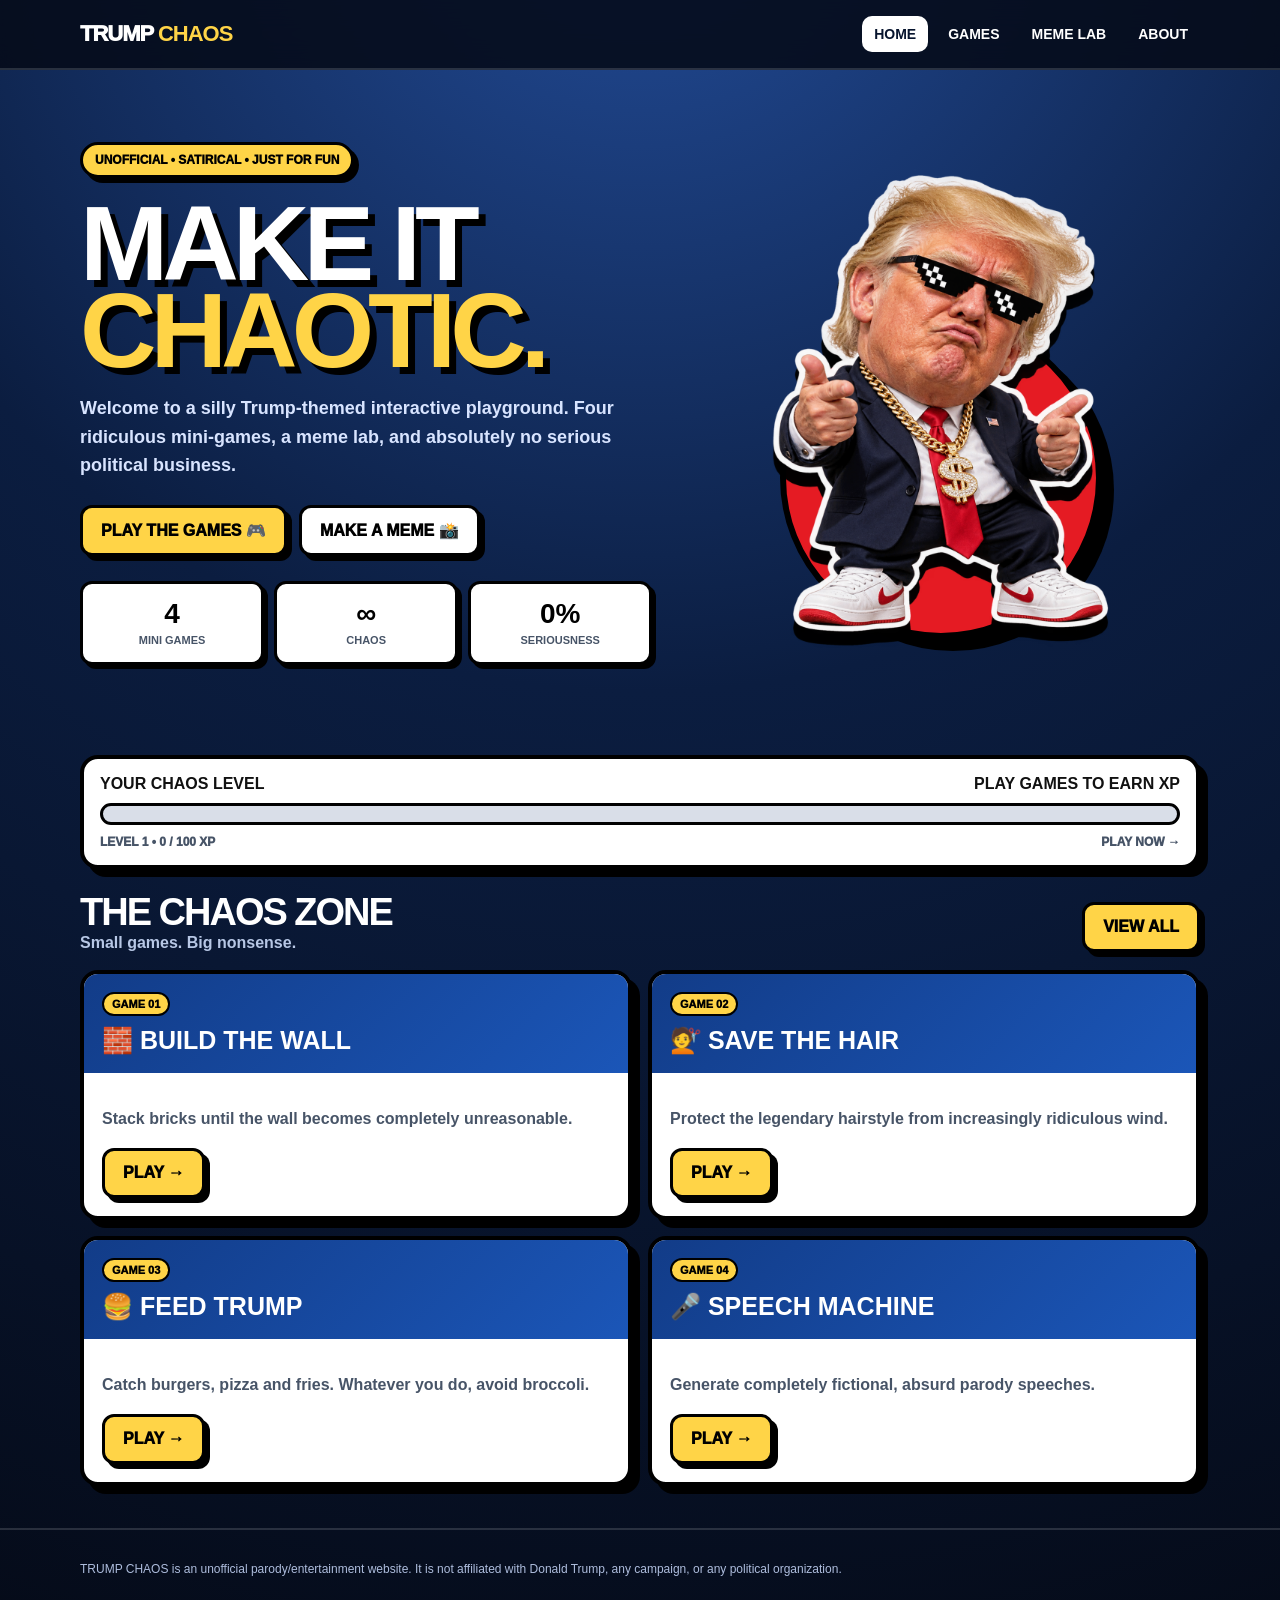
<file: index.html>
<!doctype html><html lang="en"><head><meta charset="utf-8"><meta name="viewport" content="width=device-width,initial-scale=1"><title>Trump Chaos — Interactive Parody</title><link rel="stylesheet" href="style.css"></head><body>
<nav class="nav"><div class="container navin"><a class="brand" href="index.html">TRUMP <b>CHAOS</b></a><button class="menu" type="button">MENU</button><div class="links"><a class="active" href="index.html">HOME</a><a href="games.html">GAMES</a><a href="meme.html">MEME LAB</a><a href="about.html">ABOUT</a></div></div></nav>
<main>
<section class="container hero"><div><span class="eyebrow">UNOFFICIAL • SATIRICAL • JUST FOR FUN</span><h1>MAKE IT<br><span>CHAOTIC.</span></h1><p>Welcome to a silly Trump-themed interactive playground. Four ridiculous mini-games, a meme lab, and absolutely no serious political business.</p><div class="actions"><a class="btn" href="games.html">PLAY THE GAMES 🎮</a><a class="btn white" href="meme.html">MAKE A MEME 📸</a></div><div class="statrow"><div class="stat"><strong>4</strong><span>MINI GAMES</span></div><div class="stat"><strong>∞</strong><span>CHAOS</span></div><div class="stat"><strong>0%</strong><span>SERIOUSNESS</span></div></div></div><div class="hero-art"><img src="assets/trump.png" alt="Humorous caricature of Donald Trump"></div></section>
<section class="container section"><div class="xpbar"><div class="xp-top"><strong>YOUR CHAOS LEVEL</strong><strong>PLAY GAMES TO EARN XP</strong></div><div class="xp-track"><div id="homeXpFill"></div></div><div class="xp-bottom"><span id="homeRank">NOVICE CHAOS</span><a href="games.html">PLAY NOW →</a></div></div><div class="section-head"><div><h2>THE CHAOS ZONE</h2><div class="sub">Small games. Big nonsense.</div></div><a class="btn" href="games.html">VIEW ALL</a></div><div class="grid">
<article class="card"><div class="cardtop"><span class="tag">GAME 01</span><h3>🧱 BUILD THE WALL</h3></div><div class="cardbody"><p>Stack bricks until the wall becomes completely unreasonable.</p><a class="btn" href="games.html#wall">PLAY →</a></div></article>
<article class="card"><div class="cardtop"><span class="tag">GAME 02</span><h3>💇 SAVE THE HAIR</h3></div><div class="cardbody"><p>Protect the legendary hairstyle from increasingly ridiculous wind.</p><a class="btn" href="games.html#hair">PLAY →</a></div></article>
<article class="card"><div class="cardtop"><span class="tag">GAME 03</span><h3>🍔 FEED TRUMP</h3></div><div class="cardbody"><p>Catch burgers, pizza and fries. Whatever you do, avoid broccoli.</p><a class="btn" href="games.html#feed">PLAY →</a></div></article>
<article class="card"><div class="cardtop"><span class="tag">GAME 04</span><h3>🎤 SPEECH MACHINE</h3></div><div class="cardbody"><p>Generate completely fictional, absurd parody speeches.</p><a class="btn" href="games.html#speech">PLAY →</a></div></article>
</div></section>
</main><footer class="footer"><div class="container">TRUMP CHAOS is an unofficial parody/entertainment website. It is not affiliated with Donald Trump, any campaign, or any political organization.</div></footer><script src="app.js"></script><script>const x=Math.max(0,Number(loadLocal("trumpChaosXP","0"))||0);let l=1,n=100,r=x;while(r>=n){r-=n;l++;n=Math.round(100*Math.pow(1.18,l-1))}document.getElementById("homeXpFill").style.width=Math.min(100,r/n*100)+"%";document.getElementById("homeRank").textContent="LEVEL "+l+" • "+r+" / "+n+" XP";</script></body></html>
</file>
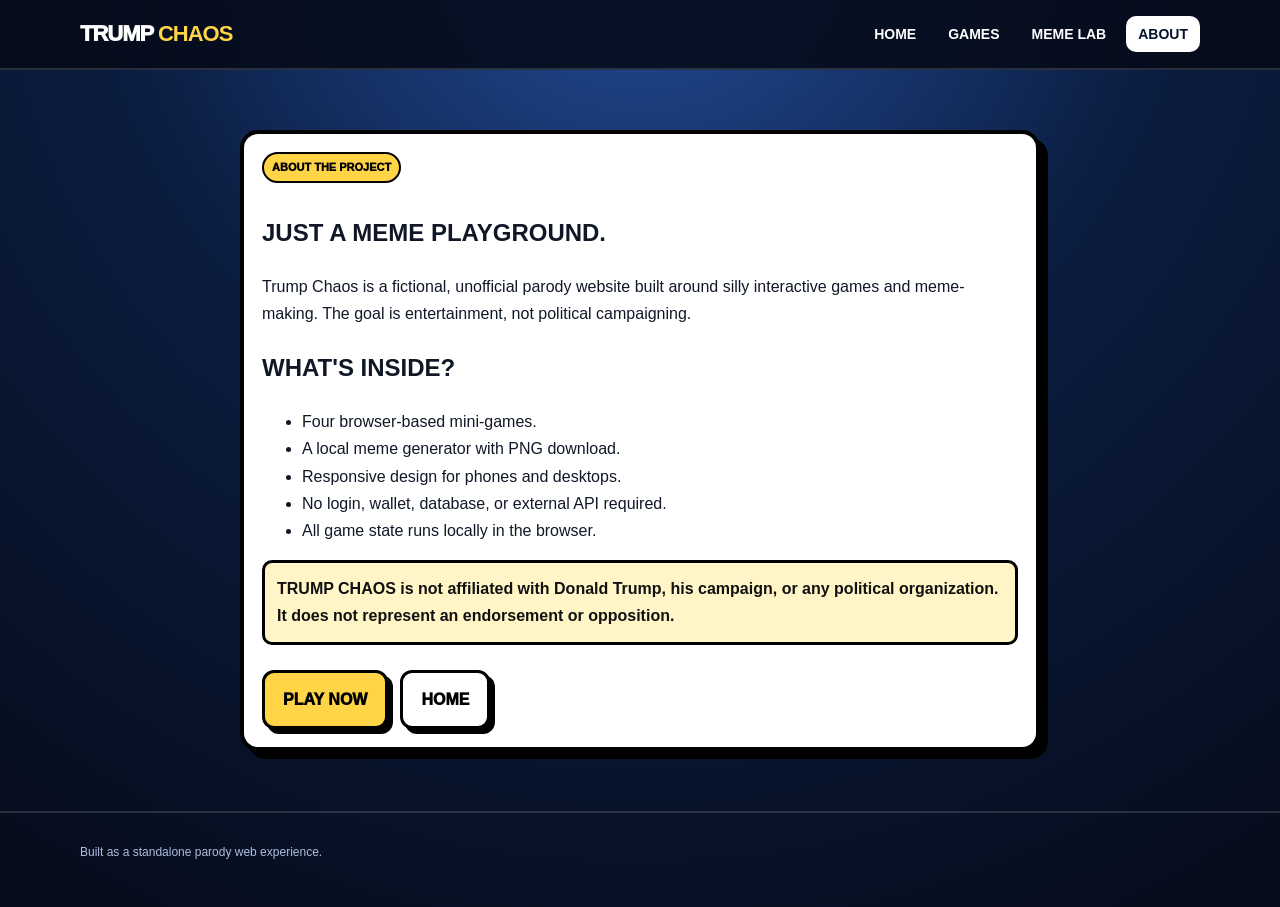
<file: about.html>
<!doctype html><html lang="en"><head><meta charset="utf-8"><meta name="viewport" content="width=device-width,initial-scale=1"><title>About — Trump Chaos</title><link rel="stylesheet" href="style.css"></head><body>
<nav class="nav"><div class="container navin"><a class="brand" href="index.html">TRUMP <b>CHAOS</b></a><button class="menu" type="button">MENU</button><div class="links"><a href="index.html">HOME</a><a href="games.html">GAMES</a><a href="meme.html">MEME LAB</a><a class="active" href="about.html">ABOUT</a></div></div></nav>
<main class="container"><section class="about"><div class="panel"><span class="tag">ABOUT THE PROJECT</span><h1>JUST A MEME PLAYGROUND.</h1><p>Trump Chaos is a fictional, unofficial parody website built around silly interactive games and meme-making. The goal is entertainment, not political campaigning.</p><h2>WHAT'S INSIDE?</h2><ul><li>Four browser-based mini-games.</li><li>A local meme generator with PNG download.</li><li>Responsive design for phones and desktops.</li><li>No login, wallet, database, or external API required.</li><li>All game state runs locally in the browser.</li></ul><div class="notice">TRUMP CHAOS is not affiliated with Donald Trump, his campaign, or any political organization. It does not represent an endorsement or opposition.</div><div class="actions"><a class="btn" href="games.html">PLAY NOW</a><a class="btn white" href="index.html">HOME</a></div></div></section></main><footer class="footer"><div class="container">Built as a standalone parody web experience.</div></footer><script src="app.js"></script></body></html>
</file>
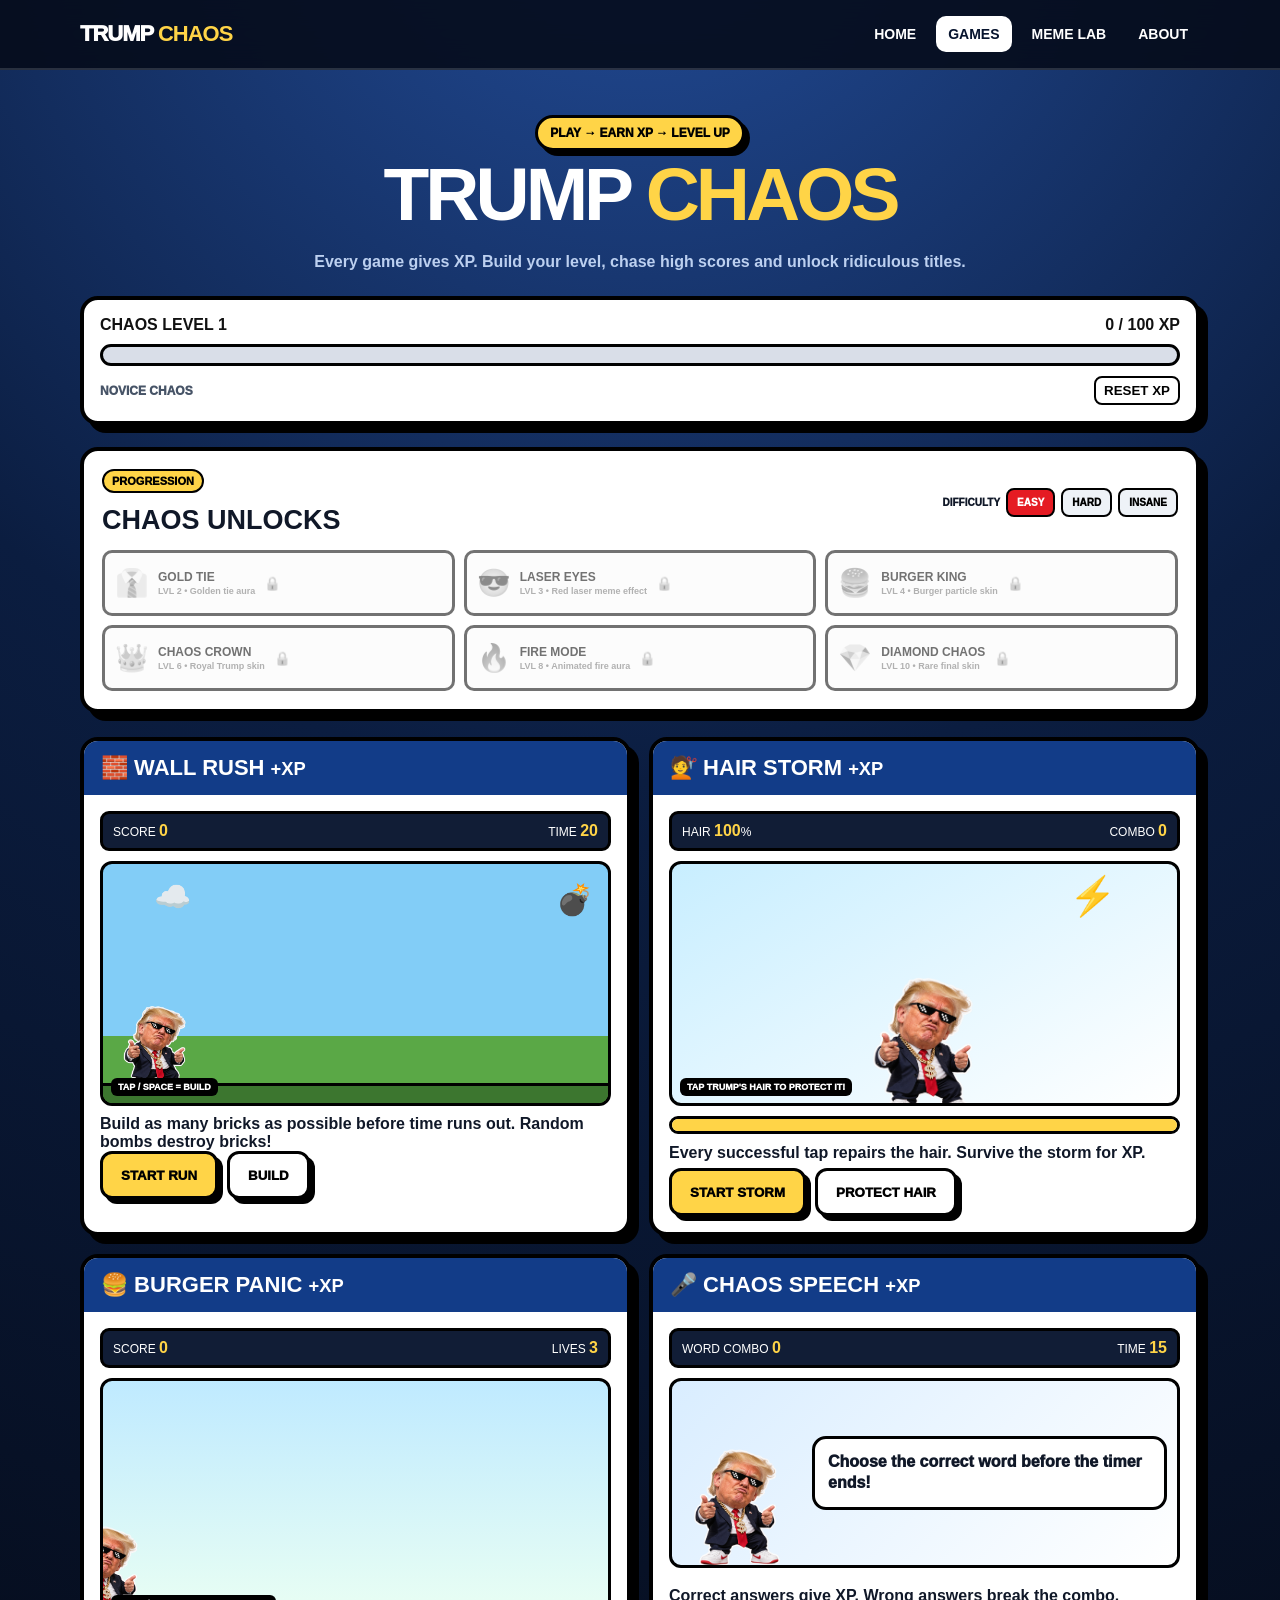
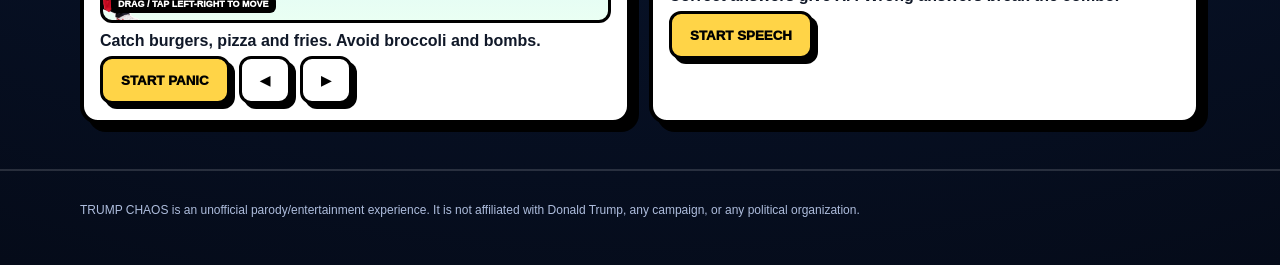
<file: games.html>
<!doctype html><html lang="en"><head><meta charset="utf-8"><meta name="viewport" content="width=device-width,initial-scale=1"><title>Games — Trump Chaos</title><link rel="stylesheet" href="style.css"></head><body>
<nav class="nav"><div class="container navin"><a class="brand" href="index.html">TRUMP <b>CHAOS</b></a><button class="menu" type="button">MENU</button><div class="links"><a href="index.html">HOME</a><a class="active" href="games.html">GAMES</a><a href="meme.html">MEME LAB</a><a href="about.html">ABOUT</a></div></div></nav>

<main class="container gamewrap">
<div class="gamehead"><span class="eyebrow">PLAY → EARN XP → LEVEL UP</span><h1>TRUMP <span style="color:var(--gold)">CHAOS</span></h1><p>Every game gives XP. Build your level, chase high scores and unlock ridiculous titles.</p></div>

<section class="xpbar">
  <div class="xp-top"><strong>CHAOS LEVEL <span id="level">1</span></strong><strong><span id="xp">0</span> / <span id="next">100</span> XP</strong></div>
  <div class="xp-track"><div id="xpFill"></div></div>
  <div class="xp-bottom"><span id="rank">NOVICE CHAOS</span><button class="resetxp" id="resetXP" type="button">RESET XP</button></div>
</section>

<section class="unlock-panel">
  <div class="unlock-head"><div><span class="tag">PROGRESSION</span><h2>CHAOS UNLOCKS</h2></div><div class="difficulty"><span>DIFFICULTY</span><button class="diff active" data-diff="easy" type="button">EASY</button><button class="diff" data-diff="hard" type="button">HARD</button><button class="diff" data-diff="insane" type="button">INSANE</button></div></div>
  <div class="unlock-grid" id="unlockGrid"></div>
</section>

<div class="gamegrid">

<section id="wall" class="gamecard"><h2>🧱 WALL RUSH <small>+XP</small></h2><div class="gamearea">
<div class="gamehud"><span>SCORE <b id="wallScore">0</b></span><span>TIME <b id="wallTime">20</b></span></div>
<div class="wallgame" id="wallGame"><div class="sky">☁️</div><div class="ground"></div><div class="runner"><img src="assets/trump.png" alt=""></div><div class="wallstack" id="wallStack"></div><div class="bomb" id="bomb">💣</div><div class="walltip">TAP / SPACE = BUILD</div></div>
<div class="result" id="wallResult">Build as many bricks as possible before time runs out. Random bombs destroy bricks!</div>
<div class="controls"><button class="btn" id="wallStart">START RUN</button><button class="btn white" id="wallJump">BUILD</button></div>
</div></section>

<section id="hair" class="gamecard"><h2>💇 HAIR STORM <small>+XP</small></h2><div class="gamearea">
<div class="gamehud"><span>HAIR <b id="hairPct">100</b>%</span><span>COMBO <b id="hairCombo">0</b></span></div>
<div class="hairgame" id="hairGame"><div class="storm storm1">〰️〰️〰️</div><div class="storm storm2">💨💨</div><div class="lightning">⚡</div><div class="char hairchar"><img src="assets/trump.png" alt=""></div><div id="hairParticles"></div><div class="hairtip">TAP TRUMP'S HAIR TO PROTECT IT!</div></div>
<div class="meter"><div class="fill" id="hairFill"></div></div>
<div class="result" id="hairResult">Every successful tap repairs the hair. Survive the storm for XP.</div>
<div class="controls"><button class="btn" id="hairStart">START STORM</button><button class="btn white" id="hairProtect">PROTECT HAIR</button></div>
</div></section>

<section id="feed" class="gamecard"><h2>🍔 BURGER PANIC <small>+XP</small></h2><div class="gamearea">
<div class="gamehud"><span>SCORE <b id="foodScore">0</b></span><span>LIVES <b id="foodLives">3</b></span></div>
<div class="foodgame" id="foodGame"><div class="foodplayer" id="foodPlayer"><img src="assets/trump.png" alt=""></div><div class="foodtip">DRAG / TAP LEFT-RIGHT TO MOVE</div></div>
<div class="result" id="foodResult">Catch burgers, pizza and fries. Avoid broccoli and bombs.</div>
<div class="controls"><button class="btn" id="foodStart">START PANIC</button><button class="btn white" id="foodLeft">◀</button><button class="btn white" id="foodRight">▶</button></div>
</div></section>

<section id="speech" class="gamecard"><h2>🎤 CHAOS SPEECH <small>+XP</small></h2><div class="gamearea">
<div class="gamehud"><span>WORD COMBO <b id="speechScore">0</b></span><span>TIME <b id="speechTime">15</b></span></div>
<div class="speechgame"><div class="speechchar"><img src="assets/trump.png" alt=""></div><div class="speechbubble" id="speechText">Choose the correct word before the timer ends!</div></div>
<div class="choices" id="choices"></div>
<div class="result" id="speechResult">Correct answers give XP. Wrong answers break the combo.</div>
<div class="controls"><button class="btn" id="speechStart">START SPEECH</button></div>
</div></section>

</div>
</main>
<footer class="footer"><div class="container">TRUMP CHAOS is an unofficial parody/entertainment experience. It is not affiliated with Donald Trump, any campaign, or any political organization.</div></footer>

<script src="app.js"></script>
<script>
/* XP + progression */
let totalXP=Math.max(0,Number(loadLocal("trumpChaosXP","0"))||0);
let difficulty=loadLocal("trumpChaosDifficulty","easy");
let skin=loadLocal("trumpChaosSkin","classic");
document.body.dataset.skin=skin;
const ranks=["NOVICE CHAOS","MEME ROOKIE","CHAOS MAKER","WALL BOSS","HAIR COMMANDER","CHAOS LEGEND","ULTRA TRUMPSTER"];
const unlocks=[
  {id:"gold",level:2,name:"GOLD TIE",icon:"👔",desc:"Golden tie aura"},
  {id:"laser",level:3,name:"LASER EYES",icon:"😎",desc:"Red laser meme effect"},
  {id:"burger",level:4,name:"BURGER KING",icon:"🍔",desc:"Burger particle skin"},
  {id:"crown",level:6,name:"CHAOS CROWN",icon:"👑",desc:"Royal Trump skin"},
  {id:"fire",level:8,name:"FIRE MODE",icon:"🔥",desc:"Animated fire aura"},
  {id:"diamond",level:10,name:"DIAMOND CHAOS",icon:"💎",desc:"Rare final skin"}
];
function levelInfo(xp){let level=1,need=100;while(xp>=need){xp-=need;level++;need=Math.round(100*Math.pow(1.18,level-1))}return{level,cur:xp,need}}
function unlocked(u){return levelInfo(totalXP).level>=u.level}
function renderXP(){
 const i=levelInfo(totalXP);$("#level").textContent=i.level;$("#xp").textContent=i.cur;$("#next").textContent=i.need;
 $("#xpFill").style.width=Math.min(100,i.cur/i.need*100)+"%";
 $("#rank").textContent=ranks[Math.min(ranks.length-1,Math.floor((i.level-1)/2))];
 renderUnlocks();
}
function renderUnlocks(){
 const box=$("#unlockGrid"); if(!box)return; box.innerHTML="";
 unlocks.forEach(u=>{const ok=unlocked(u),el=document.createElement("button");el.type="button";el.className="unlock "+(ok?"unlocked":"locked")+" "+(skin===u.id?"selected":"");
 el.innerHTML="<span class='unlock-icon'>"+u.icon+"</span><span><b>"+u.name+"</b><small>LVL "+u.level+" • "+u.desc+"</small></span>"+(ok?"":"🔒");
 el.onclick=()=>{if(!ok){$("#wallResult").textContent="Reach LEVEL "+u.level+" to unlock "+u.name+".";return}skin=u.id;saveLocal("trumpChaosSkin",skin);document.body.dataset.skin=skin;renderUnlocks();$("#wallResult").textContent=u.name+" EQUIPPED!";};
 box.appendChild(el)});
}
function addXP(n,label){n=Math.max(0,Math.round(n));totalXP+=n;saveLocal("trumpChaosXP",totalXP);renderXP();const pop=document.createElement("div");pop.className="xppop";pop.textContent="+"+n+" XP";document.body.appendChild(pop);setTimeout(()=>pop.remove(),900)}
$("#resetXP").onclick=()=>{if(confirm("Reset all XP and unlocks?")){totalXP=0;skin="classic";saveLocal("trumpChaosXP",0);saveLocal("trumpChaosSkin","classic");renderXP()}};
$$(".diff").forEach(b=>b.onclick=()=>{$$(".diff").forEach(x=>x.classList.remove("active"));b.classList.add("active");difficulty=b.dataset.diff;saveLocal("trumpChaosDifficulty",difficulty);$("#wallResult").textContent="Difficulty set to "+difficulty.toUpperCase()+".";});
const currentDiff=$('.diff[data-diff="'+difficulty+'"]');if(currentDiff)currentDiff.classList.add("active");renderXP();

/* WALL RUSH */
let wallRunning=false,wallTimer=null,wallTime=20,wallScore=0,bombs=[];const wallGame=$("#wallGame");
function wallBrick(){const b=document.createElement("span");b.className="livebrick";b.textContent="🧱";$("#wallStack").appendChild(b)}
function wallEnd(){wallRunning=false;clearInterval(wallTimer);addXP(Math.floor(wallScore/2)+20);$("#wallResult").textContent="TIME! You built "+wallScore+" bricks. XP earned!";$("#wallStart").textContent="PLAY AGAIN"}
function wallTick(){wallTime--;$("#wallTime").textContent=wallTime;if(wallTime<=0)wallEnd()}
function build(){if(!wallRunning)return;wallScore++;wallBrick();$("#wallScore").textContent=wallScore;const flash=document.createElement("span");flash.className="spark";flash.textContent="+1";wallGame.appendChild(flash);setTimeout(()=>flash.remove(),500);if(Math.random()<.12){const b=document.createElement("div");b.className="fallbomb";b.textContent="💣";wallGame.appendChild(b);setTimeout(()=>{b.remove();const bs=$("#wallStack");if(bs.lastElementChild)bs.lastElementChild.remove()},650)}}
$("#wallStart").onclick=()=>{clearInterval(wallTimer);$("#wallStack").innerHTML="";wallScore=0;wallTime=difficulty==="hard"?15:difficulty==="insane"?10:20;$("#wallScore").textContent=0;$("#wallTime").textContent=wallTime;wallRunning=true;$("#wallResult").textContent="GO!";$("#wallStart").textContent="RESTART";wallTimer=setInterval(wallTick,1000)};
$("#wallJump").onclick=build;window.addEventListener("keydown",e=>{if(e.code==="Space"){e.preventDefault();build()}});
wallGame.addEventListener("click",e=>{if(e.target===wallGame||e.target.classList.contains("sky"))build()});

/* HAIR STORM */
let hairRun=false,hairTimer=null,hair=100,hairCombo=0,hairScore=0;
function hairRender(){$("#hairPct").textContent=Math.max(0,Math.round(hair));$("#hairFill").style.width=Math.max(0,hair)+"%";$("#hairCombo").textContent=hairCombo}
function protect(){if(!hairRun)return;hair=Math.min(100,hair+9);hairCombo++;hairScore++;hairRender();const p=document.createElement("span");p.className="heart";p.textContent="✨";p.style.left=(35+Math.random()*30)+"%";p.style.top=(20+Math.random()*35)+"%";$("#hairParticles").appendChild(p);setTimeout(()=>p.remove(),650)}
function hairEnd(){hairRun=false;clearInterval(hairTimer);let earned=Math.max(20,hairScore*3+hairCombo*2);addXP(earned);$("#hairResult").textContent=hair<=0?"THE HAIR HAS LEFT THE BUILDING! 💀 +"+earned+" XP":"STORM SURVIVED! +"+earned+" XP"}
$("#hairStart").onclick=()=>{clearInterval(hairTimer);hairRun=true;hair=100;hairCombo=0;hairScore=0;hairRender();$("#hairResult").textContent="STORM INCOMING!";hairTimer=setInterval(()=>{hair-= (Math.random()*8+3) * (difficulty==="hard"?1.25:difficulty==="insane"?1.65:1);if(Math.random()<.16)hair-=10;hairRender();if(hair<=0)hairEnd()},500)}
$("#hairProtect").onclick=protect;$("#hairGame").addEventListener("click",e=>{if(hairRun && (e.target.closest(".hairchar")||e.target===hairGame))protect()});
hairRender();

/* BURGER PANIC */
let foodRun=false,foodTimer=null,spawnTimer=null,foodScore=0,lives=3,px=50,keys={};
const foodItems=[["🍔",10],["🍕",8],["🍟",6],["🥦",-10],["💣",-999]];
function foodMove(dir){px=Math.max(12,Math.min(88,px+dir*6));$("#foodPlayer").style.left=px+"%"}
function spawnFood(){if(!foodRun)return;const el=document.createElement("span");el.className="dropfood";const it=foodItems[Math.floor(Math.random()*foodItems.length)];el.textContent=it[0];el.dataset.v=it[1];el.style.left=(5+Math.random()*90)+"%";el.style.top="-45px";$("#foodGame").appendChild(el);let y=-45;const fall=setInterval(()=>{y+=6+foodScore*.015;el.style.top=y+"px";const er=el.getBoundingClientRect(),pr=$("#foodPlayer").getBoundingClientRect();if(er.bottom>=pr.top&&er.top<=pr.bottom&&er.left<pr.right&&er.right>pr.left){clearInterval(fall);let v=Number(el.dataset.v);if(v<0){lives--;$("#foodLives").textContent=lives;$("#foodResult").textContent=v===-999?"💣 BOOM!":"BROCCOLI! 😭";el.classList.add("hitbad");if(lives<=0)foodEnd()}else{foodScore+=v;$("#foodScore").textContent=foodScore;$("#foodResult").textContent="NICE! +"+v+" points";addXP(1)}el.remove()}else if(y>245){clearInterval(fall);el.remove()}},35)}
function foodEnd(){foodRun=false;clearInterval(spawnTimer);clearInterval(foodTimer);const earned=Math.max(15,Math.floor(foodScore/2));addXP(earned);$("#foodResult").textContent="PANIC OVER! Score "+foodScore+" → +"+earned+" XP";$("#foodStart").textContent="PLAY AGAIN"}
$("#foodStart").onclick=()=>{clearInterval(spawnTimer);foodRun=true;foodScore=0;lives=3;px=50;$("#foodScore").textContent=0;$("#foodLives").textContent=3;$("#foodPlayer").style.left="50%";$("#foodResult").textContent="CATCH EVERYTHING!";spawnTimer=setInterval(spawnFood,difficulty==="hard"?480:difficulty==="insane"?360:620);foodTimer=setInterval(()=>{if(lives<=0)foodEnd()},500)};
$("#foodLeft").onclick=()=>foodMove(-1);$("#foodRight").onclick=()=>foodMove(1);
$("#foodGame").addEventListener("pointerdown",e=>{if(!foodRun)return;foodMove(e.clientX<window.innerWidth/2?-1:1)});
window.addEventListener("keydown",e=>{if(e.key==="ArrowLeft")foodMove(-1);if(e.key==="ArrowRight")foodMove(1)});

/* SPEECH QUIZ */
let speechRun=false,speechTimer=null,speechTime=15,speechScore=0,answer="";
const sets=[
["I have the BEST ___","burger",["burger","broccoli","umbrella","toothbrush"]],
["Nobody has ever seen a ___ like this","wall",["wall","spoon","pencil","sock"]],
["We need a very ___ hair","big",["big","tiny","square","invisible"]],
["This is absolutely ___","tremendous",["tremendous","sleepy","purple","microscopic"]],
["Make the ___ bigger","chaos",["chaos","pillow","banana","raincoat"]]
];
function nextQuestion(){const q=sets[Math.floor(Math.random()*sets.length)];answer=q[1];$("#speechText").textContent=q[0];const box=$("#choices");box.innerHTML="";q[2].sort(()=>Math.random()-.5).forEach(v=>{const b=document.createElement("button");b.className="choice";b.textContent=v;b.onclick=()=>{if(!speechRun)return;if(v===answer){speechScore++;addXP(2);$("#speechResult").textContent="CORRECT! 🔥";}else{$("#speechResult").textContent="NOPE! Combo broken 😂";speechScore=Math.max(0,speechScore-1)}$("#speechScore").textContent=speechScore;nextQuestion()}});$("#speechScore").textContent=speechScore}
function speechEnd(){speechRun=false;clearInterval(speechTimer);const earned=20+speechScore*4;addXP(earned);$("#speechResult").textContent="SPEECH OVER! "+speechScore+" correct → +"+earned+" XP";$("#speechStart").textContent="PLAY AGAIN";$("#choices").innerHTML=""}
$("#speechStart").onclick=()=>{clearInterval(speechTimer);speechRun=true;speechTime=difficulty==="hard"?12:difficulty==="insane"?9:15;speechScore=0;$("#speechTime").textContent=15;$("#speechResult").textContent="PICK THE ABSURD WORD!";$("#speechStart").textContent="RUNNING...";nextQuestion();speechTimer=setInterval(()=>{speechTime--;$("#speechTime").textContent=speechTime;if(speechTime<=0)speechEnd()},1000)};
</script></body></html>
</file>
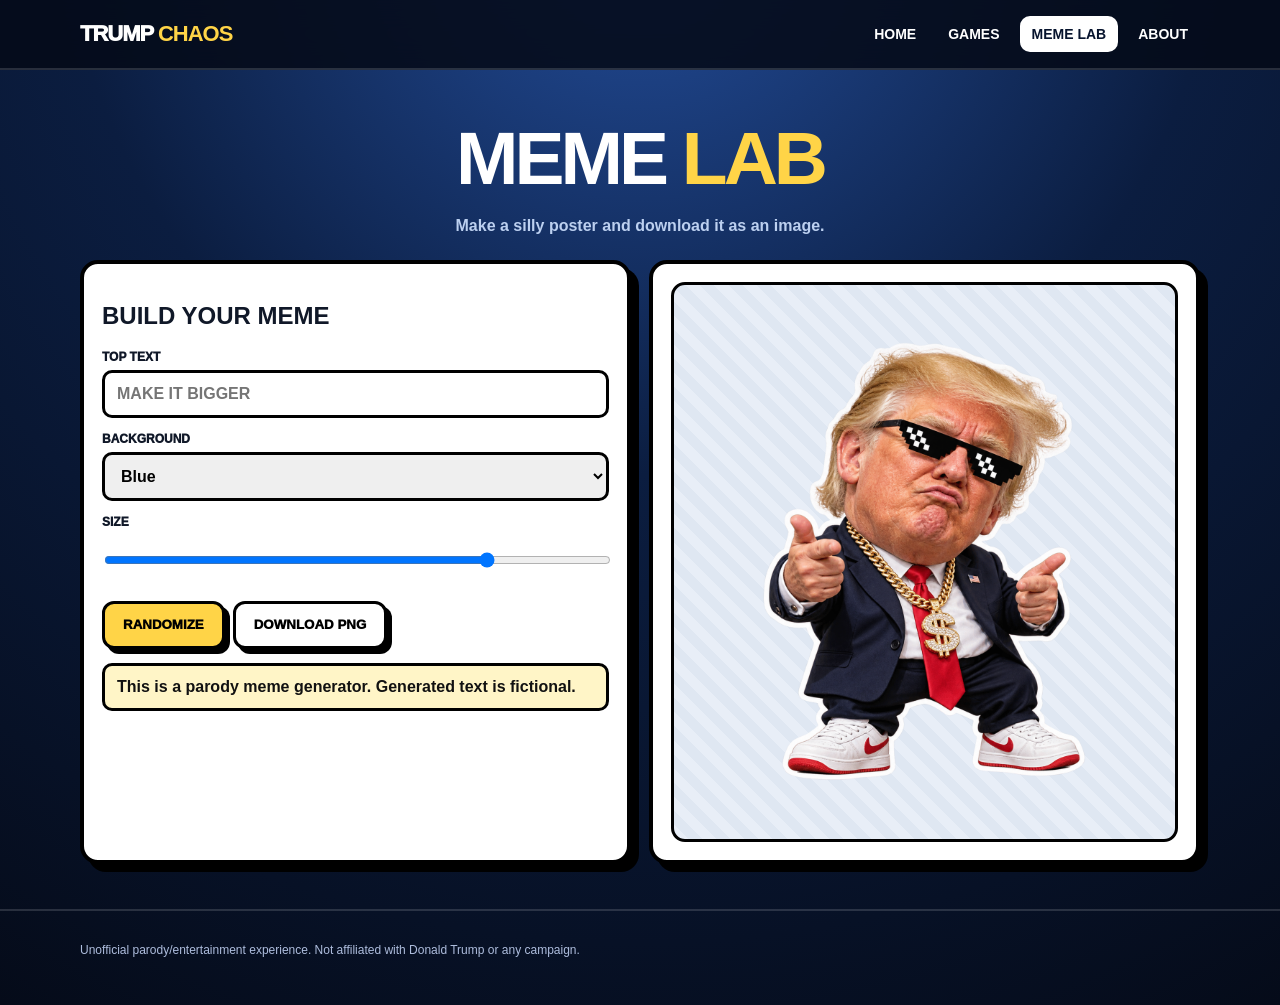
<file: meme.html>
<!doctype html><html lang="en"><head><meta charset="utf-8"><meta name="viewport" content="width=device-width,initial-scale=1"><title>Meme Lab — Trump Chaos</title><link rel="stylesheet" href="style.css"></head><body>
<nav class="nav"><div class="container navin"><a class="brand" href="index.html">TRUMP <b>CHAOS</b></a><button class="menu" type="button">MENU</button><div class="links"><a href="index.html">HOME</a><a href="games.html">GAMES</a><a class="active" href="meme.html">MEME LAB</a><a href="about.html">ABOUT</a></div></div></nav>
<main class="container gamewrap"><div class="gamehead"><h1>MEME <span style="color:var(--gold)">LAB</span></h1><p>Make a silly poster and download it as an image.</p></div>
<div class="memegrid"><section class="panel"><h2>BUILD YOUR MEME</h2><div class="field"><label>TOP TEXT</label><input id="top" maxlength="38" placeholder="MAKE IT BIGGER"></div><div class="field"><label>BACKGROUND</label><select id="bg"><option value="blue">Blue</option><option value="red">Red</option><option value="gold">Gold</option><option value="dark">Dark</option></select></div><div class="field"><label>SIZE</label><input id="size" type="range" min="45" max="100" value="88"></div><div class="checkrow"><button class="btn" id="random">RANDOMIZE</button><button class="btn white" id="download">DOWNLOAD PNG</button></div><div class="notice">This is a parody meme generator. Generated text is fictional.</div></section>
<section class="panel"><div id="canvasWrap" class="preview"><div class="meme-title" id="title"></div><img id="memeImg" src="assets/trump.png" alt="Trump parody character"></div></section></div></main><footer class="footer"><div class="container">Unofficial parody/entertainment experience. Not affiliated with Donald Trump or any campaign.</div></footer>
<script src="app.js"></script><script>
const top=$("#top"),title=$("#title"),bg=$("#bg"),size=$("#size"),wrap=$("#canvasWrap"),img=$("#memeImg");
function update(){title.textContent=top.value;img.style.width=size.value+"%";const b={blue:"repeating-linear-gradient(45deg,#b9dcff,#b9dcff 12px,#9ecbff 12px,#9ecbff 24px)",red:"repeating-linear-gradient(45deg,#ffd0d0,#ffd0d0 12px,#ffb2b2 12px,#ffb2b2 24px)",gold:"repeating-linear-gradient(45deg,#fff0a5,#fff0a5 12px,#ffe06b 12px,#ffe06b 24px)",dark:"repeating-linear-gradient(45deg,#27344d,#27344d 12px,#1b263b 12px,#1b263b 24px)"};wrap.style.background=b[bg.value]}
[top,bg,size].forEach(x=>x.addEventListener("input",update));$("#random").onclick=()=>{const lines=["MAKE IT BIGGER","BEST BURGER EVER","HAIR MODE: MAX","WALL LEVEL: 9000","VERY SERIOUS BUSINESS","CHAOS PRESIDENT","BIGLY. VERY BIGLY."];top.value=lines[Math.floor(Math.random()*lines.length)];update()};
$("#download").onclick=()=>{const c=document.createElement("canvas"),ctx=c.getContext("2d"),w=900,h=900;c.width=w;c.height=h;const colors={blue:"#9ecbff",red:"#ffb2b2",gold:"#ffe06b",dark:"#1b263b"};ctx.fillStyle=colors[bg.value];ctx.fillRect(0,0,w,h);ctx.fillStyle="#fff";ctx.strokeStyle="#000";ctx.lineWidth=12;ctx.textAlign="center";ctx.font="900 58px Arial";ctx.strokeText(top.value||"TRUMP CHAOS",w/2,80);ctx.fillText(top.value||"TRUMP CHAOS",w/2,80);const image=new Image();image.onload=()=>{const iw=700,ih=700;ctx.drawImage(image,(w-iw)/2,120,iw,ih);const a=document.createElement("a");a.download="trump-chaos-meme.png";a.href=c.toDataURL("image/png");a.click()};image.src="assets/trump.png"};
update();
</script></body></html>
</file>
<file: style.css>
:root{--red:#e51b23;--blue:#123c88;--deep:#07142e;--ink:#101828;--gold:#ffd447;--cream:#fffaf0;--muted:#64748b}
*{box-sizing:border-box}html{scroll-behavior:smooth}body{margin:0;background:radial-gradient(circle at 50% -10%,#244f9e 0,#0b1d40 45%,#050b19 100%);color:#fff;font-family:Inter,Arial,Helvetica,sans-serif;min-height:100vh}
a{text-decoration:none;color:inherit}.container{width:min(1120px,calc(100% - 28px));margin:auto}
.nav{position:sticky;top:0;z-index:50;background:rgba(5,11,25,.88);backdrop-filter:blur(14px);border-bottom:2px solid rgba(255,255,255,.14)}
.navin{height:68px;display:flex;align-items:center;justify-content:space-between;gap:20px}.brand{font-weight:1000;letter-spacing:-1px;font-size:22px}.brand b{color:var(--gold)}.links{display:flex;gap:8px;align-items:center}.links a{padding:10px 12px;border-radius:10px;font-weight:900;font-size:14px}.links a:hover,.links a.active{background:#fff;color:var(--deep)}.menu{display:none;background:transparent;color:#fff;border:2px solid #fff;box-shadow:none;padding:8px 11px}
.hero{padding:72px 0 48px;display:grid;grid-template-columns:1.05fr .95fr;gap:30px;align-items:center}.eyebrow{display:inline-block;background:var(--gold);color:#000;border:3px solid #000;box-shadow:5px 5px #000;border-radius:999px;padding:8px 12px;font-size:12px;font-weight:1000}.hero h1{font-size:clamp(54px,9vw,106px);line-height:.82;letter-spacing:-6px;margin:22px 0 20px;text-shadow:7px 7px #000}.hero h1 span{color:var(--gold)}.hero p{max-width:650px;color:#d8e4ff;font-size:18px;line-height:1.6;font-weight:700}.actions{display:flex;gap:12px;flex-wrap:wrap;margin-top:25px}.btn{display:inline-flex;align-items:center;justify-content:center;border:3px solid #000;background:var(--gold);color:#000;padding:13px 18px;border-radius:12px;font-weight:1000;box-shadow:5px 5px #000;cursor:pointer;min-height:48px}.btn.red{background:var(--red);color:#fff}.btn.white{background:#fff}.btn:active{transform:translate(4px,4px);box-shadow:1px 1px #000}
.hero-art{min-height:430px;display:flex;align-items:end;justify-content:center;position:relative}.hero-art:before{content:"";position:absolute;width:310px;height:310px;border-radius:50%;background:var(--red);border:6px solid #000;box-shadow:12px 12px #000}.hero-art img{position:relative;width:min(100%,470px);max-height:520px;object-fit:contain;filter:drop-shadow(0 14px 0 #000)}
.section{padding:42px 0}.section-head{display:flex;align-items:end;justify-content:space-between;gap:15px;margin-bottom:18px}.section h2{font-size:38px;letter-spacing:-2px;margin:0}.sub{color:#b7c7e5;font-weight:700}.grid{display:grid;grid-template-columns:repeat(2,minmax(0,1fr));gap:16px}.card{background:#fff;color:var(--ink);border:4px solid #000;border-radius:18px;box-shadow:8px 8px #000;overflow:hidden}.cardtop{padding:18px;background:linear-gradient(135deg,#123c88,#1b56b8);color:#fff}.cardtop h3{margin:0;font-size:25px}.cardbody{padding:18px}.cardbody p{color:#475467;line-height:1.55;font-weight:700}.tag{display:inline-block;margin-bottom:10px;background:var(--gold);border:2px solid #000;border-radius:999px;padding:4px 8px;color:#000;font-size:11px;font-weight:1000}
.statrow{display:grid;grid-template-columns:repeat(3,1fr);gap:10px;margin-top:25px}.stat{background:#fff;color:#000;border:3px solid #000;border-radius:12px;padding:14px;text-align:center;box-shadow:4px 4px #000}.stat strong{display:block;font-size:28px}.stat span{font-size:11px;font-weight:900;color:#475467}
.footer{border-top:2px solid rgba(255,255,255,.14);padding:30px 0 45px;color:#aebddd;font-size:12px;line-height:1.6}
.gamewrap{padding:45px 0}.gamehead{text-align:center;margin-bottom:25px}.gamehead h1{font-size:clamp(45px,8vw,75px);letter-spacing:-4px;margin:0 0 8px}.gamehead p{color:#bcd0f0;font-weight:700}
.gamegrid{display:grid;grid-template-columns:repeat(2,minmax(0,1fr));gap:18px}.gamecard{background:#fff;color:#101828;border:4px solid #000;border-radius:18px;box-shadow:8px 8px #000;overflow:hidden}.gamecard h2{margin:0;padding:14px 17px;background:var(--blue);color:#fff;font-size:22px}.gamearea{padding:16px;min-height:390px}
.wallarea{height:225px;background:linear-gradient(#bfe8ff,#eefaff);border:3px solid #000;border-radius:12px;display:flex;align-items:flex-end;overflow:hidden}.wall{width:100%;display:flex;flex-wrap:wrap;align-content:flex-end;justify-content:center;gap:3px;padding:8px}.brick{width:38px;height:20px;background:#d84b43;border:2px solid #000}.meter{height:18px;border:3px solid #000;border-radius:99px;background:#eee;overflow:hidden;margin:10px 0}.fill{height:100%;background:var(--gold);width:100%;transition:.2s}.hairbox{height:225px;border:3px solid #000;border-radius:12px;background:linear-gradient(150deg,#ccefff,#fff);position:relative;overflow:hidden}.wind{position:absolute;left:-90px;top:55px;font-size:34px;font-weight:1000;animation:wind 1.15s linear infinite}@keyframes wind{to{left:110%}}.char{position:absolute;width:130px;left:50%;bottom:-5px;transform:translateX(-50%)}.char img{width:100%;display:block}.foodbox{height:225px;border:3px solid #000;border-radius:12px;background:#bdeaff;position:relative;overflow:hidden}.food{position:absolute;font-size:35px;cursor:pointer;user-select:none}.mouth{position:absolute;bottom:5px;left:50%;transform:translateX(-50%);font-size:70px}.speech{min-height:225px;border:3px dashed #000;border-radius:12px;background:#f8fafc;display:flex;align-items:center;justify-content:center;padding:20px;text-align:center;font-size:25px;font-weight:1000}.score{font-size:17px;font-weight:1000;margin:10px 0}.result{min-height:24px;margin-top:9px;font-weight:900}.controls{display:flex;gap:9px;flex-wrap:wrap}.mini{font-size:12px;color:#475467;font-weight:800}
.memegrid{display:grid;grid-template-columns:1fr 1fr;gap:18px}.panel{background:#fff;color:#101828;border:4px solid #000;border-radius:18px;box-shadow:8px 8px #000;padding:18px}.preview{min-height:560px;border:3px solid #000;border-radius:14px;background:repeating-linear-gradient(45deg,#e8eef7,#e8eef7 10px,#dfe7f2 10px,#dfe7f2 20px);display:flex;align-items:center;justify-content:center;position:relative;overflow:hidden}.preview img{max-width:90%;max-height:530px;object-fit:contain}.meme-title{position:absolute;top:14px;left:12px;right:12px;text-align:center;font-size:34px;font-weight:1000;color:#fff;text-shadow:4px 4px #000;line-height:1.05;pointer-events:none}.field{margin-bottom:14px}.field label{display:block;font-size:12px;font-weight:1000;margin-bottom:6px}.field input,.field select{width:100%;padding:12px;border:3px solid #000;border-radius:10px;font-weight:800;font-size:16px}.checkrow{display:flex;gap:8px;flex-wrap:wrap}.about{max-width:800px;margin:60px auto}.about .panel{line-height:1.7}.notice{padding:12px;border:3px solid #000;background:#fff5c7;color:#111;border-radius:10px;font-weight:800;margin-top:14px}
@media(max-width:780px){.links{display:none}.menu{display:block}.links.open{display:flex;position:absolute;left:14px;right:14px;top:62px;background:#07142e;border:2px solid #fff;border-radius:12px;padding:8px;flex-direction:column;align-items:stretch}.hero{grid-template-columns:1fr;padding-top:45px}.hero-art{min-height:340px}.grid,.gamegrid,.memegrid{grid-template-columns:1fr}.statrow{grid-template-columns:1fr 1fr 1fr}.gamearea{min-height:360px}.preview{min-height:430px}.preview img{max-height:400px}.meme-title{font-size:27px}}
@media(max-width:420px){.container{width:min(100% - 20px,1120px)}.hero h1{font-size:55px}.stat strong{font-size:22px}.navin{height:62px}.btn{width:100%}.actions{flex-direction:column}}

/* GAMEPLAY / XP */
.xpbar{background:#fff;color:#111;border:4px solid #000;border-radius:18px;box-shadow:8px 8px #000;padding:16px;margin:0 0 22px}.xp-top,.xp-bottom{display:flex;justify-content:space-between;gap:10px;align-items:center}.xp-track{height:22px;background:#d9dee8;border:3px solid #000;border-radius:99px;overflow:hidden;margin:10px 0}.xp-track #xpFill{height:100%;width:0;background:linear-gradient(90deg,#e51b23,#ffd447);transition:.35s}.xp-bottom{font-size:12px;color:#475467;font-weight:1000}.resetxp{border:2px solid #000;background:#fff;border-radius:8px;padding:5px 8px;font-weight:900}.gamehud{display:flex;justify-content:space-between;background:#111d36;color:#fff;border:3px solid #000;border-radius:9px;padding:8px 10px;margin-bottom:10px;font-size:12px}.gamehud b{color:var(--gold);font-size:16px}.wallgame{height:245px;border:3px solid #000;border-radius:12px;background:linear-gradient(#82cdf7 0 72%,#5aa846 72%);position:relative;overflow:hidden}.sky{position:absolute;left:10%;top:15px;font-size:30px;animation:cloud 7s linear infinite}.ground{position:absolute;left:0;right:0;bottom:0;height:20px;background:#3c762f;border-top:3px solid #000}.runner{position:absolute;width:90px;left:8px;bottom:8px;z-index:3;animation:runbounce .42s ease-in-out infinite alternate}.runner img{width:100%;display:block}.wallstack{position:absolute;bottom:19px;left:28%;right:7%;height:145px;display:flex;flex-wrap:wrap;align-content:flex-end;justify-content:center;gap:1px;z-index:2}.livebrick{font-size:23px;display:block;animation:brickpop .15s ease-out}.bomb{position:absolute;right:15px;top:18px;font-size:30px}.fallbomb{position:absolute;right:20%;top:-40px;font-size:32px;z-index:5;animation:fallbomb .65s linear forwards}.spark{position:absolute;color:#fff;font-weight:1000;left:52%;top:38%;z-index:10;animation:floatup .5s ease-out forwards}.hairgame{height:245px;border:3px solid #000;border-radius:12px;background:linear-gradient(150deg,#c8eeff,#fff);position:relative;overflow:hidden}.storm{position:absolute;font-size:30px;white-space:nowrap;color:#1d4ed8;z-index:2}.storm1{top:35px;left:-150px;animation:stormmove 1.3s linear infinite}.storm2{top:100px;left:-130px;animation:stormmove 1s linear infinite reverse}.lightning{position:absolute;right:12%;top:10px;font-size:38px;animation:flash .8s infinite}.hairchar{bottom:-18px!important;width:145px!important;z-index:3}.heart{position:absolute;font-size:26px;animation:heartup .65s ease-out forwards;z-index:8}.foodgame{height:245px;border:3px solid #000;border-radius:12px;background:linear-gradient(#bfeaff,#eafff3);position:relative;overflow:hidden}.foodplayer{position:absolute;bottom:-10px;width:105px;transform:translateX(-50%);z-index:5;transition:left .12s ease}.foodplayer img{width:100%;display:block}.dropfood{position:absolute;font-size:34px;z-index:4;user-select:none}.hitbad{animation:shake .25s}.foodtip,.hairtip,.walltip{position:absolute;left:8px;bottom:7px;background:#000;color:#fff;padding:4px 7px;border-radius:6px;font-size:9px;font-weight:1000;z-index:9}.speechgame{height:190px;border:3px solid #000;border-radius:12px;background:linear-gradient(135deg,#d9edff,#fff);position:relative;overflow:hidden;display:flex;align-items:center}.speechchar{height:190px;width:130px;display:flex;align-items:end;justify-content:center}.speechchar img{width:120px;max-height:190px;object-fit:contain}.speechbubble{background:#fff;border:3px solid #000;border-radius:14px;padding:13px;margin:10px;font-weight:1000;flex:1;line-height:1.3}.choices{display:grid;grid-template-columns:repeat(2,1fr);gap:7px;margin-top:10px}.choice{border:3px solid #000;background:#ffd447;padding:10px;border-radius:9px;font-weight:1000;cursor:pointer}.choice:hover{background:#fff}.xppop{position:fixed;right:20px;top:85px;z-index:100;background:#ffd447;color:#000;border:4px solid #000;border-radius:12px;padding:10px 15px;font-weight:1000;box-shadow:5px 5px #000;animation:xppop .9s ease-out forwards;pointer-events:none}@keyframes xppop{0%{transform:translateY(0) scale(.8);opacity:0}20%{opacity:1}100%{transform:translateY(-50px) scale(1.05);opacity:0}}@keyframes cloud{to{transform:translateX(650px)}}@keyframes runbounce{to{transform:translateY(-5px) rotate(1deg)}}@keyframes brickpop{from{transform:scale(.2) rotate(-10deg);opacity:0}to{transform:scale(1);opacity:1}}@keyframes fallbomb{to{top:180px;transform:rotate(360deg)}}@keyframes floatup{to{transform:translateY(-35px);opacity:0}}@keyframes stormmove{to{transform:translateX(720px)}}@keyframes flash{0%,70%,100%{opacity:.25}75%{opacity:1}}@keyframes heartup{to{transform:translateY(-55px) scale(1.4);opacity:0}}@keyframes shake{25%{transform:translateX(-8px)}75%{transform:translateX(8px)}}@media(max-width:780px){.xp-top{font-size:12px}.wallgame,.hairgame,.foodgame{height:225px}.speechgame{height:175px}.speechchar{width:105px;height:175px}.speechchar img{width:100px}.choices{grid-template-columns:1fr 1fr}.xppop{right:10px}}

.unlock-panel{background:#fff;color:#101828;border:4px solid #000;border-radius:18px;box-shadow:8px 8px #000;padding:18px;margin:0 0 24px}.unlock-head{display:flex;justify-content:space-between;gap:14px;align-items:center}.unlock-head h2{margin:2px 0 0;font-size:27px}.difficulty{display:flex;align-items:center;gap:6px;flex-wrap:wrap}.difficulty>span{font-size:10px;font-weight:1000}.diff{border:2px solid #000;background:#eef2f7;border-radius:8px;padding:7px 9px;font-size:10px;font-weight:1000;cursor:pointer}.diff.active{background:#e51b23;color:#fff}.unlock-grid{display:grid;grid-template-columns:repeat(3,1fr);gap:9px;margin-top:14px}.unlock{display:flex;align-items:center;gap:9px;text-align:left;border:3px solid #000;background:#f8fafc;border-radius:10px;padding:10px;min-height:66px;cursor:pointer}.unlock-icon{font-size:27px}.unlock b{display:block;font-size:12px}.unlock small{display:block;color:#64748b;font-weight:800;font-size:9px;margin-top:2px}.unlock.locked{opacity:.55;filter:grayscale(1)}.unlock.selected{background:#ffd447;box-shadow:3px 3px #000;transform:translate(-2px,-2px)}
body[data-skin="gold"] .runner img,body[data-skin="gold"] .hairchar img,body[data-skin="gold"] .foodplayer img,body[data-skin="gold"] .speechchar img{filter:sepia(1) saturate(2) drop-shadow(0 0 10px #ffd447)}
body[data-skin="laser"] .runner:after,body[data-skin="laser"] .hairchar:after,body[data-skin="laser"] .foodplayer:after,body[data-skin="laser"] .speechchar:after{content:"";position:absolute;left:38%;top:31%;width:75px;height:5px;background:#e51b23;box-shadow:0 0 10px #e51b23;transform:rotate(-5deg);animation:laser .45s infinite alternate}
body[data-skin="burger"] .runner:before,body[data-skin="burger"] .hairchar:before,body[data-skin="burger"] .foodplayer:before,body[data-skin="burger"] .speechchar:before{content:"🍔";position:absolute;font-size:24px;animation:orbit 1.2s linear infinite;z-index:10}
body[data-skin="crown"] .runner:before,body[data-skin="crown"] .hairchar:before,body[data-skin="crown"] .foodplayer:before,body[data-skin="crown"] .speechchar:before{content:"👑";position:absolute;top:-10px;left:50%;transform:translateX(-50%);font-size:35px;z-index:10}
body[data-skin="fire"] .runner:after,body[data-skin="fire"] .hairchar:after,body[data-skin="fire"] .foodplayer:after,body[data-skin="fire"] .speechchar:after{content:"🔥";position:absolute;inset:-8px;font-size:70px;z-index:-1;animation:fire .3s infinite alternate}
body[data-skin="diamond"] .runner img,body[data-skin="diamond"] .hairchar img,body[data-skin="diamond"] .foodplayer img,body[data-skin="diamond"] .speechchar img{filter:drop-shadow(0 0 8px #4dd9ff) drop-shadow(0 0 16px #fff)}
@keyframes laser{to{transform:translateX(18px) rotate(-5deg);opacity:.45}}@keyframes orbit{to{transform:translate(30px,-18px) rotate(360deg)}}@keyframes fire{to{transform:scale(1.15) translateY(-5px);opacity:.7}}
@media(max-width:780px){.unlock-head{align-items:flex-start;flex-direction:column}.unlock-grid{grid-template-columns:1fr 1fr}.difficulty{width:100%}}
@media(max-width:430px){.unlock-grid{grid-template-columns:1fr}.diff{flex:1}}
</file>
